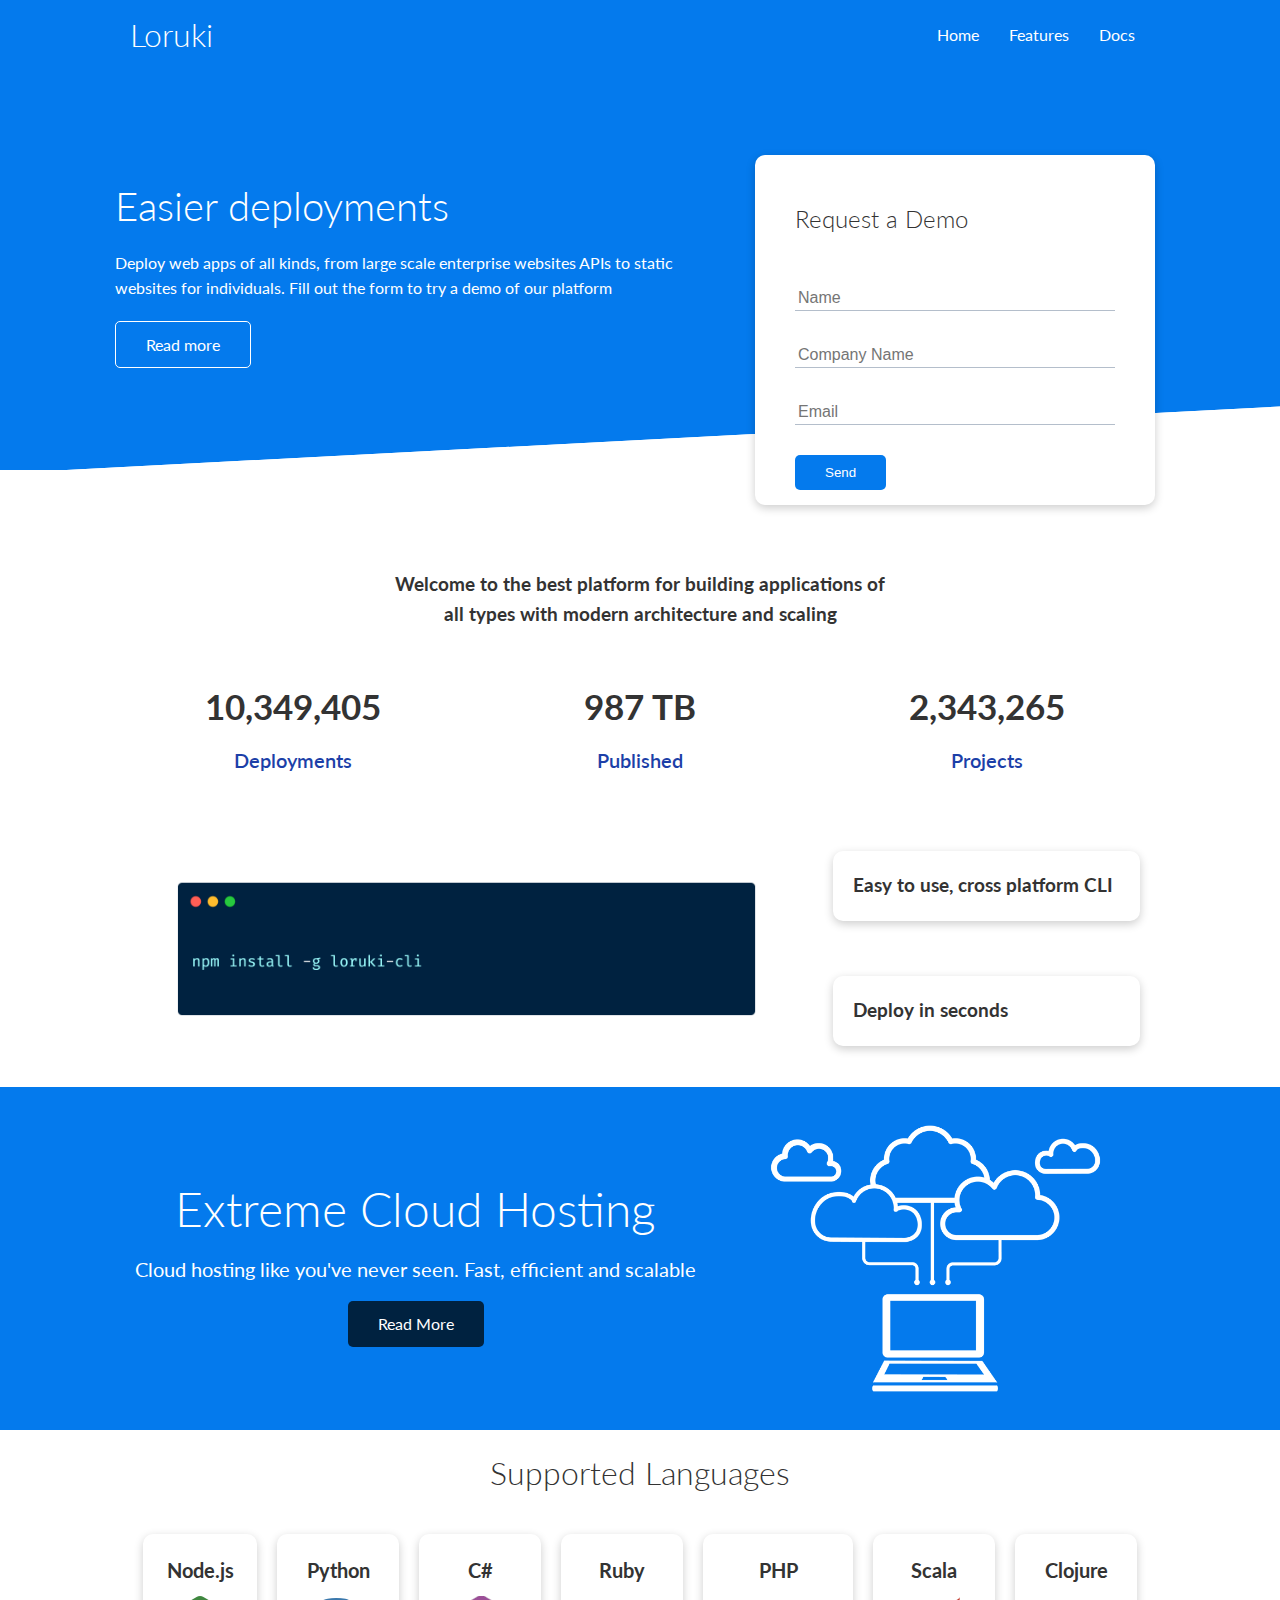
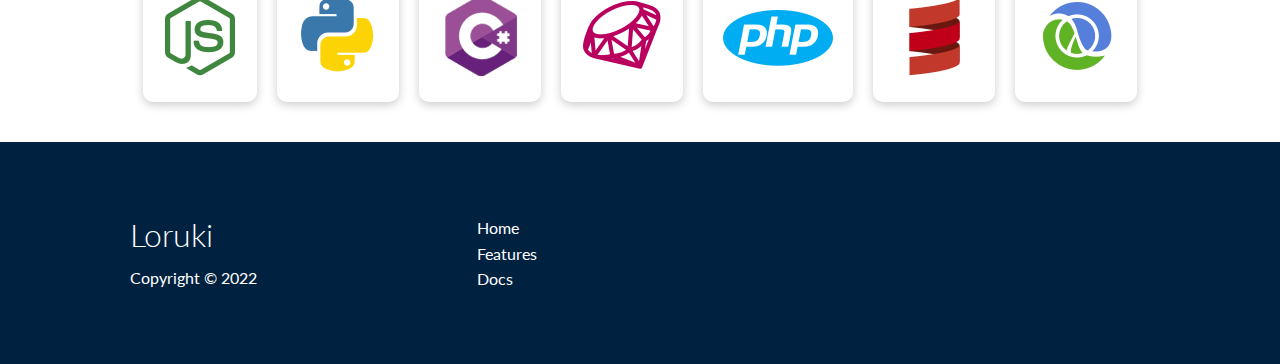
<file: index.html>
<!DOCTYPE html>
<html lang="en">
<head>
    <meta charset="UTF-8">
    <meta http-equiv="X-UA-Compatible" content="IE=edge">
    <meta name="viewport" content="width=device-width, initial-scale=1.0">
    <link rel="stylesheet" href="https://cdnjs.cloudflare.com/ajax/libs/font-awesome/6.0.0-beta3/css/all.min.css" integrity="sha512-Fo3rlrZj/k7ujTnHg4CGR2D7kSs0v4LLanw2qksYuRlEzO+tcaEPQogQ0KaoGN26/zrn20ImR1DfuLWnOo7aBA==" crossorigin="anonymous" referrerpolicy="no-referrer" />
    <link rel="stylesheet" href="css/utilities.css">
    <link rel="stylesheet" href="css/style.css">
    
    <title>Loruki | Cloud Hosting For Everyone</title>
</head>
<body>
    <div class="navbar">
        <div class="container flex">
            <h1 class="logo">Loruki</h1>
            <nav>
                <ul>
                    <li><a href="index.html">Home</a></li>
                    <li><a href="features.html">Features</a></li>
                    <li><a href="docs.html">Docs</a></li>
                </ul>
            </nav>
        </div>
    </div>

    <section class="showcase">
        <div class="container grid">
            <div class="showcase-text">
                <h1>Easier deployments</h1>
                <p>Deploy web apps of all kinds, from
                    large scale enterprise websites APIs
                    to static websites for individuals. 
                    Fill out the form to try a demo of our platform</p>
                    <a href="features.html" class="btn btn-outline">Read more</a>
            </div>
            <div class="showcase-form card">
                <h2>Request a Demo</h2>
                <form name ="contact" method ="POST" data-netlify="true" netlify-honeypot="bot-field">
                    <input type="hidden" name ="form-name" value="contact">
                    <p class="hidden">
                        <label>Don't fill this out if you're human: <input name="bot-field"/></label>
                    </p>
                    <div class="form-control" >
                        <input type="text" name="name" placeholder="Name" required>
                    </div>
                    <div class="form-control">
                        <input type="text" name="company" placeholder="Company Name" required>
                    </div>
                    <div class="form-control">
                        <input type="email" name="email" placeholder="Email" required>
                    </div>
                    <input type="submit" value="Send" class="btn btn-primary">
                </form>
            </div>
        </div>
    </section>

    <section class="stats">
        <div class="container">
            <h3 class="stats-heading text-center my-1">
                Welcome to the best platform for building applications of all
                types with modern architecture and scaling
            </h3>

            <div class="grid grid-3 text-center my-4">
                <div>
                    <i class="fas fa-server fa-3x"></i>
                    <h3>10,349,405</h3>
                    <p class="text-secondary">
                        Deployments
                    </p>
                </div>
                <div>
                    <i class="fas fa-upload fa-3x"></i>
                    <h3>987 TB</h3>
                    <p class="text-secondary">
                        Published
                    </p></div>
                <div>
                    <i class="fas fa-project-diagram fa-3x"></i>
                    <h3>2,343,265</h3>
                    <p class="text-secondary">
                        Projects
                    </p>
                </div>
            </div>
        </div>
    </section>

    <section class="cli">
        <div class="container grid">
            <img src="images/cli.png" alt="">
            <div class="card">
                <h3>Easy to use, cross platform CLI</h3>
            </div>
            <div class="card">
                <h3>Deploy in seconds</h3>
            </div>
        </div>
    </section>

    <section class="cloud bg-primary my-2 py-2"> 
        <div class="container grid">
            <div class="text-center">
                <h2 class ="lg">Extreme Cloud Hosting</h2>
                <p class="lead my-1">Cloud hosting like you've never seen. 
                    Fast, efficient and scalable</p>
                    <a href="features.html" class="btn btn-dark">Read More</a>
            </div>
            <img src="images/cloud.png" alt="">
        </div>
    </section>

    <section class="languages">
        <h2 class="md text-center my-2">
            Supported Languages
        </h2>
        <div class="container flex">
            <div class="card">
                <h4>Node.js</h4>
                <img src="images/logos/node.png" alt="">
            </div>
            <div class="card">
                <h4>Python</h4>
                <img src="images/logos/python.png" alt="">
            </div>
            <div class="card">
                <h4>C#</h4>
                <img src="images/logos/csharp.png" alt="">
            </div>
            <div class="card">
                <h4>Ruby</h4>
                <img src="images/logos/ruby.png" alt="">
            </div>
            <div class="card">
                <h4>PHP</h4>
                <img src="images/logos/php.png" alt="">
            </div>
            <div class="card">
                <h4>Scala</h4>
                <img src="images/logos/scala.png" alt="">
            </div>
            <div class="card">
                <h4>Clojure</h4>
                <img src="images/logos/clojure.png" alt="">
            </div>
        </div>
        
    </section>

    <footer class="footer bg-dark py-5">
        <div class="container grid grid-3">
            <div>
                <h1>Loruki</h1>
                <p>Copyright &copy; 2022</p>
            </div>
            <nav>
                <ul>
                    <li>
                        <a href="index.html">Home</a>
                    </li>
                    <li>
                        <a href="features.html">Features</a>
                    </li>
                    <li>
                        <a href="docs.html">Docs</a>
                    </li>
                </ul>
            </nav>
            <div class="social">
                <a href="#"><i class="fab fa-github fa-2x"></i></a>
                <a href="#"><i class="fab fa-facebook fa-2x"></i></a>
                <a href="#"><i class="fab fa-instagram fa-2x"></i></a>
                <a href="#"><i class="fab fa-twitter fa-2x"></i></a>
            </div>
        </div>
    </footer>
</body>
</html>
</file>
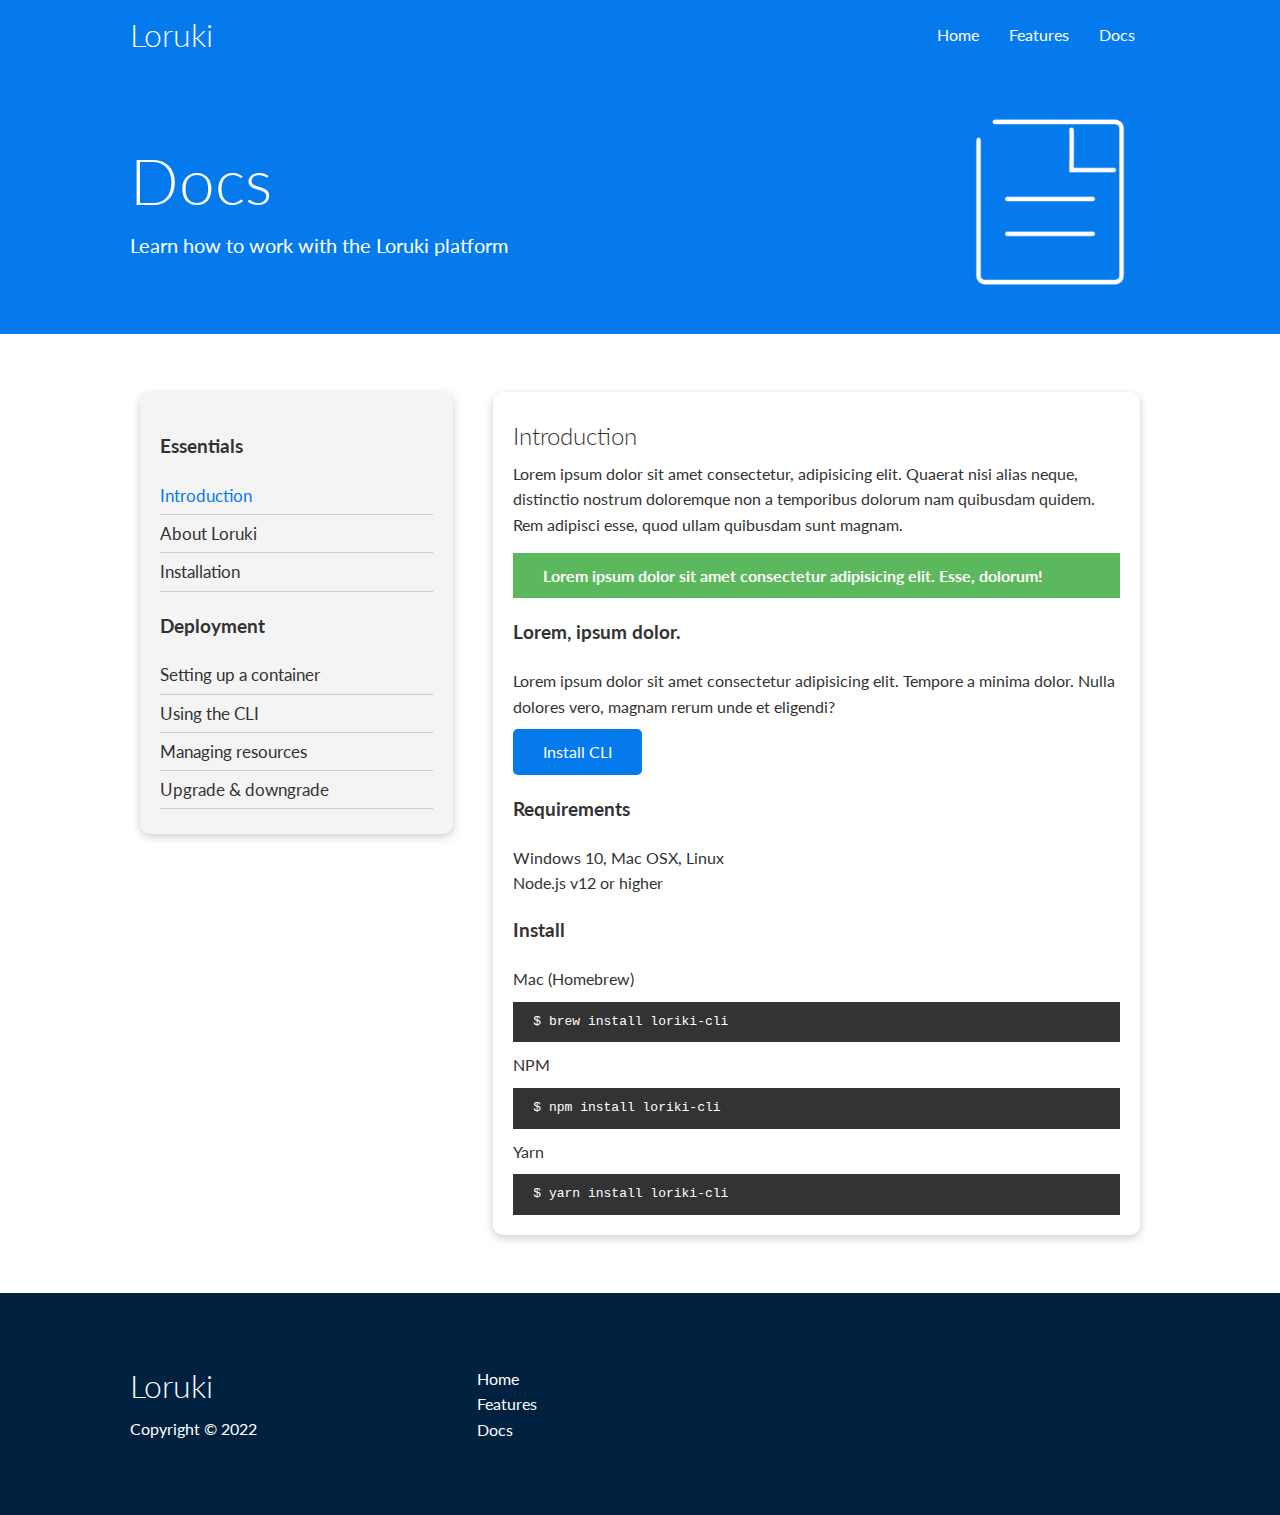
<file: docs.html>
<!DOCTYPE html>
<html lang="en">
<head>
    <meta charset="UTF-8">
    <meta http-equiv="X-UA-Compatible" content="IE=edge">
    <meta name="viewport" content="width=device-width, initial-scale=1.0">
    <link rel="stylesheet" href="https://cdnjs.cloudflare.com/ajax/libs/font-awesome/6.0.0-beta3/css/all.min.css" integrity="sha512-Fo3rlrZj/k7ujTnHg4CGR2D7kSs0v4LLanw2qksYuRlEzO+tcaEPQogQ0KaoGN26/zrn20ImR1DfuLWnOo7aBA==" crossorigin="anonymous" referrerpolicy="no-referrer" />
    <link rel="stylesheet" href="css/utilities.css">
    <link rel="stylesheet" href="css/style.css">
    
    <title>Loruki | Cloud Hosting For Everyone</title>
</head>
<body>
    <div class="navbar">
        <div class="container flex">
            <h1 class="logo">Loruki</h1>
            <nav>
                <ul>
                    <li><a href="index.html">Home</a></li>
                    <li><a href="features.html">Features</a></li>
                    <li><a href="docs.html">Docs</a></li>
                </ul>
            </nav>
        </div>
    </div>

    <section class="docs-head bg-primary py-3">
        <div class="container grid">
            <div>
                <h1 class="xl">Docs</h1>
                <p class="lead">
                    Learn how to work with the Loruki platform
                </p>
            </div>
            <img src="images/docs.png" alt="">
        </div>
    </section>

    <section class="docs-main my-4">
        <div class="container grid">
            <div class="card bg-light p3">
                <h3 class="my-2">Essentials</h3>
                <nav>
                    <ul>
                        <li><a href="#" class="text-primary">Introduction</a></li>
                        <li><a href="#">About Loruki</a></li>
                        <li><a href="#">Installation</a></li>
                    </ul>
                </nav>

                <h3 class="my-2">Deployment</h3>
                <nav>
                    <ul>
                        <li><a href="#">Setting up a container</a></li>
                        <li><a href="#">Using the CLI</a></li>
                        <li><a href="#">Managing resources</a></li>
                        <li><a href="#">Upgrade & downgrade</a></li>
                    </ul>
                </nav>
            </div>

            <div class="card">
                <h2>Introduction</h2>
                <p>Lorem ipsum dolor sit amet consectetur, 
                adipisicing elit. Quaerat nisi alias neque,
                distinctio nostrum doloremque non a temporibus 
                dolorum nam quibusdam quidem. Rem adipisci esse, 
                quod ullam quibusdam sunt magnam.</p>
                <div class="alert alert-success">
                    <i class="fas fa-info"></i>Lorem ipsum dolor sit amet 
                        consectetur adipisicing elit. Esse, 
                        dolorum!
                </div>

                <h3>Lorem, ipsum dolor.</h3>
                <p>Lorem ipsum dolor sit amet consectetur
                    adipisicing elit. Tempore a minima dolor. 
                    Nulla dolores vero, magnam rerum unde et eligendi?</p>
                <a href="#" class="btn btn-primary">Install CLI</a>

                <h3>Requirements</h3>
                <ul>
                    <li>Windows 10, Mac OSX, Linux</li>
                    <li>Node.js v12 or higher</li>
                </ul>

                <h3>Install</h3>
                <p>Mac (Homebrew)</p>
                <pre><code>$ brew install loriki-cli</code></pre>
                <p>NPM</p>
                <pre><code>$ npm install loriki-cli</code></pre>
                <p>Yarn</p>
                <pre><code>$ yarn install loriki-cli</code></pre>
            </div>
        </div>
    </section>
  

    <footer class="footer bg-dark py-5">
        <div class="container grid grid-3">
            <div>
                <h1>Loruki</h1>
                <p>Copyright &copy; 2022</p>
            </div>
            <nav>
                <ul>
                    <li>
                        <a href="index.html">Home</a>
                    </li>
                    <li>
                        <a href="features.html">Features</a>
                    </li>
                    <li>
                        <a href="docs.html">Docs</a>
                    </li>
                </ul>
            </nav>
            <div class="social">
                <a href="#"><i class="fab fa-github fa-2x"></i></a>
                <a href="#"><i class="fab fa-facebook fa-2x"></i></a>
                <a href="#"><i class="fab fa-instagram fa-2x"></i></a>
                <a href="#"><i class="fab fa-twitter fa-2x"></i></a>
            </div>
        </div>
    </footer>
</body>
</html>
</file>
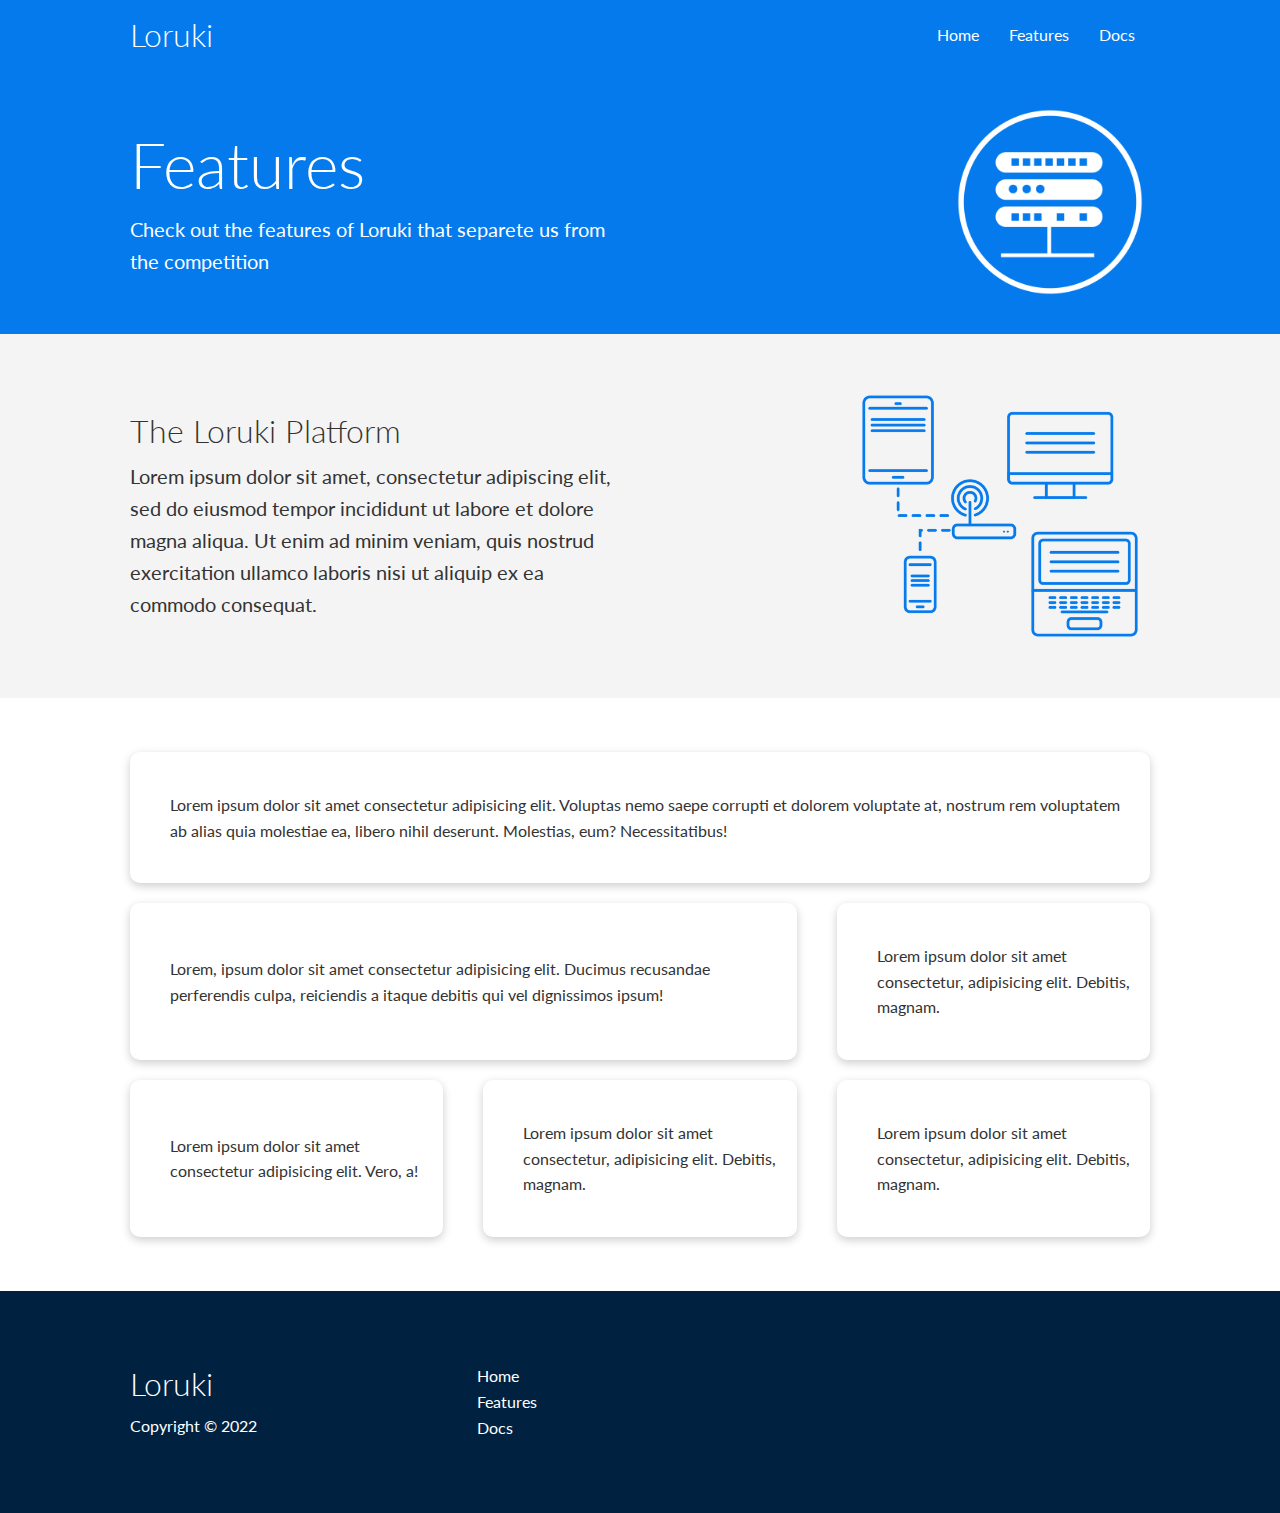
<file: features.html>
<!DOCTYPE html>
<html lang="en">
<head>
    <meta charset="UTF-8">
    <meta http-equiv="X-UA-Compatible" content="IE=edge">
    <meta name="viewport" content="width=device-width, initial-scale=1.0">
    <link rel="stylesheet" href="https://cdnjs.cloudflare.com/ajax/libs/font-awesome/6.0.0-beta3/css/all.min.css" integrity="sha512-Fo3rlrZj/k7ujTnHg4CGR2D7kSs0v4LLanw2qksYuRlEzO+tcaEPQogQ0KaoGN26/zrn20ImR1DfuLWnOo7aBA==" crossorigin="anonymous" referrerpolicy="no-referrer" />
    <link rel="stylesheet" href="css/utilities.css">
    <link rel="stylesheet" href="css/style.css">
    
    <title>Loruki | Cloud Hosting For Everyone</title>
</head>
<body>
    <div class="navbar">
        <div class="container flex">
            <h1 class="logo">Loruki</h1>
            <nav>
                <ul>
                    <li><a href="index.html">Home</a></li>
                    <li><a href="features.html">Features</a></li>
                    <li><a href="docs.html">Docs</a></li>
                </ul>
            </nav>
        </div>
    </div>

    <section class="features-head bg-primary py-3">
        <div class="container grid">
            <div>
                <h1 class="xl">Features</h1>
                <p class="lead">
                    Check out the features of Loruki that 
                    separete us from the competition
                </p>
            </div>
            <img src="images/server.png" alt="">
        </div>
    </section>

    <section class="features-sub-head bg-light py-3">
        <div class="container grid">
            <div>
                <h1 class="md">The Loruki Platform</h1>
                <p class="lead">
                    Lorem ipsum dolor sit amet, consectetur adipiscing 
                    elit, sed do eiusmod tempor incididunt ut labore et dolore 
                    magna aliqua. Ut enim ad minim veniam, quis nostrud 
                    exercitation ullamco laboris nisi ut aliquip ex ea commodo
                    consequat. 
                </p>
            </div>
            <img src="images/server2.png" alt="">
        </div>
    </section>

    <section class="features-main my-2">
        <div class="container grid grid-3">
            <div class="card flex">
                <i class="fas fa-server fa-3x"></i>
                <p>Lorem ipsum dolor sit amet consectetur adipisicing elit. Voluptas nemo saepe corrupti et dolorem voluptate at, nostrum rem voluptatem ab alias quia molestiae ea, libero nihil deserunt. Molestias, eum? Necessitatibus!</p>
            </div>
            <div class="card flex">
                <i class="fas fa-network-wired fa-3x"></i>
                <p>
                    Lorem, ipsum dolor sit amet consectetur adipisicing elit. Ducimus
                    recusandae perferendis culpa, reiciendis a itaque debitis qui vel
                    dignissimos ipsum!
                </p>
            </div>
            <div class="card flex">
                <i class="fas fa-laptop-code fa-3x"></i>
                <p>
                    Lorem ipsum dolor sit amet consectetur, adipisicing elit. Debitis,
                    magnam.
                </p>
            </div>
            <div class="card flex">
                <i class="fas fa-database fa-3x"></i>
                <p>
                    Lorem ipsum dolor sit amet consectetur adipisicing elit. Vero, a!
                </p>
            </div>
            <div class="card flex">
                <i class="fas fa-power-off fa-3x"></i>
                <p>
                    Lorem ipsum dolor sit amet consectetur, adipisicing elit. Debitis,
                    magnam.
                </p>
            </div>
            <div class="card flex">
                <i class="fas fa-upload fa-3x"></i>
                <p>
                    Lorem ipsum dolor sit amet consectetur, adipisicing elit. Debitis,
                    magnam.
                </p>
            </div>
        </div>
    </section>

    <footer class="footer bg-dark py-5">
        <div class="container grid grid-3">
            <div>
                <h1>Loruki</h1>
                <p>Copyright &copy; 2022</p>
            </div>
            <nav>
                <ul>
                    <li>
                        <a href="index.html">Home</a>
                    </li>
                    <li>
                        <a href="features.html">Features</a>
                    </li>
                    <li>
                        <a href="docs.html">Docs</a>
                    </li>
                </ul>
            </nav>
            <div class="social">
                <a href="#"><i class="fab fa-github fa-2x"></i></a>
                <a href="#"><i class="fab fa-facebook fa-2x"></i></a>
                <a href="#"><i class="fab fa-instagram fa-2x"></i></a>
                <a href="#"><i class="fab fa-twitter fa-2x"></i></a>
            </div>
        </div>
    </footer>
</body>
</html>
</file>
<file: css/utilities.css>
.flex{
    display:flex;
    justify-content: center;
    align-items: center;
    height:100%;
}

.grid{
    display:grid;
    grid-template-columns: repeat(2, 1fr);
    gap:20px;
    justify-content: center;
    align-items: center;
    height:100%;
}
.grid-3{
    grid-template-columns:repeat(3, 1fr);
}

.container{
    max-width:1100px;
    margin:0 auto;
    overflow:auto;
    padding:0 40px;
}

.card{
    background-color: #fff;
    color:#333;
    border-radius:10px;
    box-shadow:0 3px 10px rgba(0,0,0,0.2);
    padding:20px;
    margin:10px;
}

.btn{
    display:inline-block;
    padding:10px 30px;
    cursor:pointer;
    background:var(--primary-color);
    color:#fff;
    border:none;
    border-radius: 5px;
}

.btn:hover{
    transform:scale(0.98);
}

.btn-outline{
    background-color:transparent;
    border:1px #fff solid;
}

.text-center{
    text-align:center;
}

.lead{
    font-size:20px;
}

.sm{
    font-size:1rem;
}

.md{
    font-size:2rem;
}

.lg{
    font-size:3rem;
}

.xl{
    font-size:4rem;
}

.bg-primary, .btn-primary{
    background-color:var(--primary-color);
    color:#fff;
}

.bg-secondary, .btn-secondary{
    background-color:var(--secondary-color);
    color:#fff;
}

.bg-dark, .btn-dark{
    background-color:var(--dark-color);
    color:#fff;
}

.bg-light, .btn-light{
    background-color:var(--light-color);
    color:#333;
}

.bg-primary a, 
.btn-primary a,
.bg-secondary a, 
.btn-secondary a,
.bg-dark a, 
.btn-dark a{
    color:#fff;
}

.text-primary{
    color:var(--primary-color);
}

.text-secondary{
    color:var(--secondary-color);
}

.text-dark{
    color:var(--dark-color);
}

.text-light{
    color:var(--light-color);
}

.alert{
    background-color:var(--light-color);
    padding:10px 20px;
    font-weight: bold;
    margin:15px 0;
}

.alert i {
    margin-right:10px;
}

.alert-success{
    background-color: var(--success-color);
    color:#fff;
}

.alert-error{
    background-color: var(--error-color);
    color:#fff;
}

.my-1{
    margin:1rem 0;
}

.my-2{
    margin:1.5rem 0;
}

.my-3{
    margin:2rem 0;
}

.my-4{
    margin:3rem 0;
}

.my-5{
    margin:4rem 0;
}

.m-1{
    margin:1rem;
}

.m-2{
    margin:1.5rem;
}

.m-3{
    margin:2rem;
}

.m-4{
    margin:3rem;
}

.m-5{
    margin:4rem;
}

.py-1{
    padding:1rem 0;
}

.py-2{
    padding:1.5rem 0;
}

.py-3{
    padding:2rem 0;
}

.py-4{
    padding:3rem 0;
}

.py-5{
    padding:4rem 0;
}

.p-1{
    padding:1rem;
}

.p-2{
    padding:1.5rem;
}

.p-3{
    padding:2rem;
}

.p-4{
    padding:3rem;
}

.p-5{
    padding:4rem;
}
</file>
<file: css/style.css>
@import url('https://fonts.googleapis.com/css2?family=Lato:wght@300&display=swap');

:root{
    --primary-color:#047aed;
    --secondary-color:#1c3fa8;
    --dark-color:#002240;
    --light-color:#f4f4f4;
    --success-color:#5cb85c;
    --error-color:#d9534f;
}

*{
    box-sizing: border-box;
    margin:0;
    padding:0;
}

body{
    font-family: 'Lato', sans-serif;
    color:#333;
    line-height: 1.6;
}

ul{
    list-style-type:none;
}

a{
    text-decoration: none;
    color:#333;
}

h1,h2{
    font-weight: 300;
    line-height: 1.2;
    margin:10px 0;
}

p{
    margin:10px 0;
}

img{
    width:100%;
}

code, pre{
    background:#333;
    color:#fff;
    padding:10px;
}

.hidden{
    visibility: hidden;
    height: 0;
}



.navbar{
    background-color:var(--primary-color);
    color:#fff;
    height:70px;
}

.navbar ul{
    display:flex;
}

.navbar a{
    color:#fff;
    padding:10px;
    margin:0 5px;
}

.navbar a:hover{
    border-bottom:2px #fff solid;
}

.navbar .flex{
    justify-content: space-between;
}

.showcase{
    height:400px;
    background-color:var(--primary-color);
    color:#fff;
    position: relative;
}

.showcase::before, .showcase::after{
    content:'';
    position:absolute;
    height:100px;
    bottom:-70px;
    right:0;
    left:0;
    background:#fff;
    transform:skewY(-3deg);
    -webkit-transform:skewY(-3deg);
    -moz-transform:skewY(-3deg);
    -ms-transform:skewY(-3deg);
}

.showcase .grid{
    grid-template-columns: 55% 45%;
    gap:30px;
    overflow:visible;
}

.showcase h1{
    font-size:40px;
}

.showcase p{
    margin:20px 0;
}

.showcase-text{
    animation:slideInFromLeft 1s ease-in;
}

.showcase-form{
    position:relative;
    top:60px;
    height:350px;
    width:400px;
    padding:40px;
    z-index:100;
    justify-self:flex-end;
    animation:slideInFromRight 1s ease-in;
}

.showcase-form .form-control{
    margin:30px 0;
}

.showcase-form input[type='text'],
.showcase-form input[type='email']{
    border:0;
    border-bottom:1px solid #b4becb;
    width:100%;
    padding:3px;
    font-size:16px;
}

.showcase-form input:focus{
    outline:none;
}


.stats{
    padding-top:100px;
    animation:slideInFromBottom 1s ease-in;
}

.stats-heading{
    max-width:500px;
    margin: auto;
}

.stats .grid h3{
    font-size:35px;
}

.stats .grid p{
    font-size:20px;
    font-weight:600;
}


.cli .grid{
    grid-template-columns: repeat(3,1fr);
    grid-template-rows: repeat(2, 1fr);
}

.cli .grid > *:first-child{
    grid-column:1 / span 2;
    grid-row: 1 / span 2;
}


.cloud .grid{
    grid-template-columns: 4fr 3fr;
}


.languages .flex{
    flex-wrap:wrap;
}

.languages .card{
    text-align:center;
    margin:18px 10px 40px;
    transition:transform 200ms ease-in;
}

.languages .card h4{
    font-size:20px;
    margin-bottom:10px;
}

.languages .card:hover{
    transform:translateY(-15px);
}


.footer .social a{
    margin: 0 10px;
}





/* Features */
.features-head img,.docs-head img{
    width:200px;
    justify-self: flex-end;
}

.features-sub-head img{
    width:300px;
    justify-self: flex-end;
}

.features-main .card > i{
    margin-right:20px;
}

.features-main .grid{
    padding:30px;
}

.features-main .container > *:nth-child(1){
    grid-column: 1 / span 3;
}
.features-main .container >*:nth-child(2){
    grid-column: 1 / span 2;
}


/* Docs */
.docs-main h3{
    margin:20px 0;
}

.docs-main .grid{
    grid-template-columns: 1fr 2fr;
    align-items: flex-start;
}

.docs-main nav li{
    font-size:17px;
    padding-bottom:5px;
    margin-bottom:5px;
    border-bottom:1px #ccc solid;
}

.docs-main a:hover{
    font-weight: bold;
}



/* Animations */
@keyframes slideInFromLeft{
    0%{
        transform: translateX(-100%);
    }

    100%{
        transform:translateX(0);
    }
}

@keyframes slideInFromRight{
    0%{
        transform: translateX(100%);
    }

    100%{
        transform:translateX(0);
    }
}

@keyframes slideInFromTop{
    0%{
        transform: translateY(-100%);
    }

    100%{
        transform:translateY(0);
    }
}

@keyframes slideInFromBottom{
    0%{
        transform: translateY(100%);
    }

    100%{
        transform:translateY(0);
    }
}


@media (max-width:768px){
   .grid,
   .showcase .grid,
   .stats .grid,
   .cli .grid,
   .cloud .grid,
   .features-main .grid,
   .docs-main .grid{
       grid-template-columns: 1fr;
       grid-template-rows: 1fr;
   }

   .showcase{
       height:auto;
   }

   .showcase-text{
       text-align:center;
       margin-top:40px;
   }

   .showcase-form{
       justify-self:center;
       margin:auto;
   }

   .features-head,
   .features-sub-head,
   .docs-head{
    text-align:center;
   }
   .features-head img,
   .features-sub-head img,
   .docs-head img{
    justify-self: center;
   }
   

   .features-main .grid > *:first-child,
   .features-main .grid > *:nth-child(2){
       grid-column: 1;
   }
}

@media (max-width:500px){
    .navbar{
        height:110px;
    }

    .navbar .flex{
        flex-direction: column;
    }

    .navbar ul{
        padding: 10px;
        background-color:rgba(0,0,0, 0.1);
    }
}
</file>
